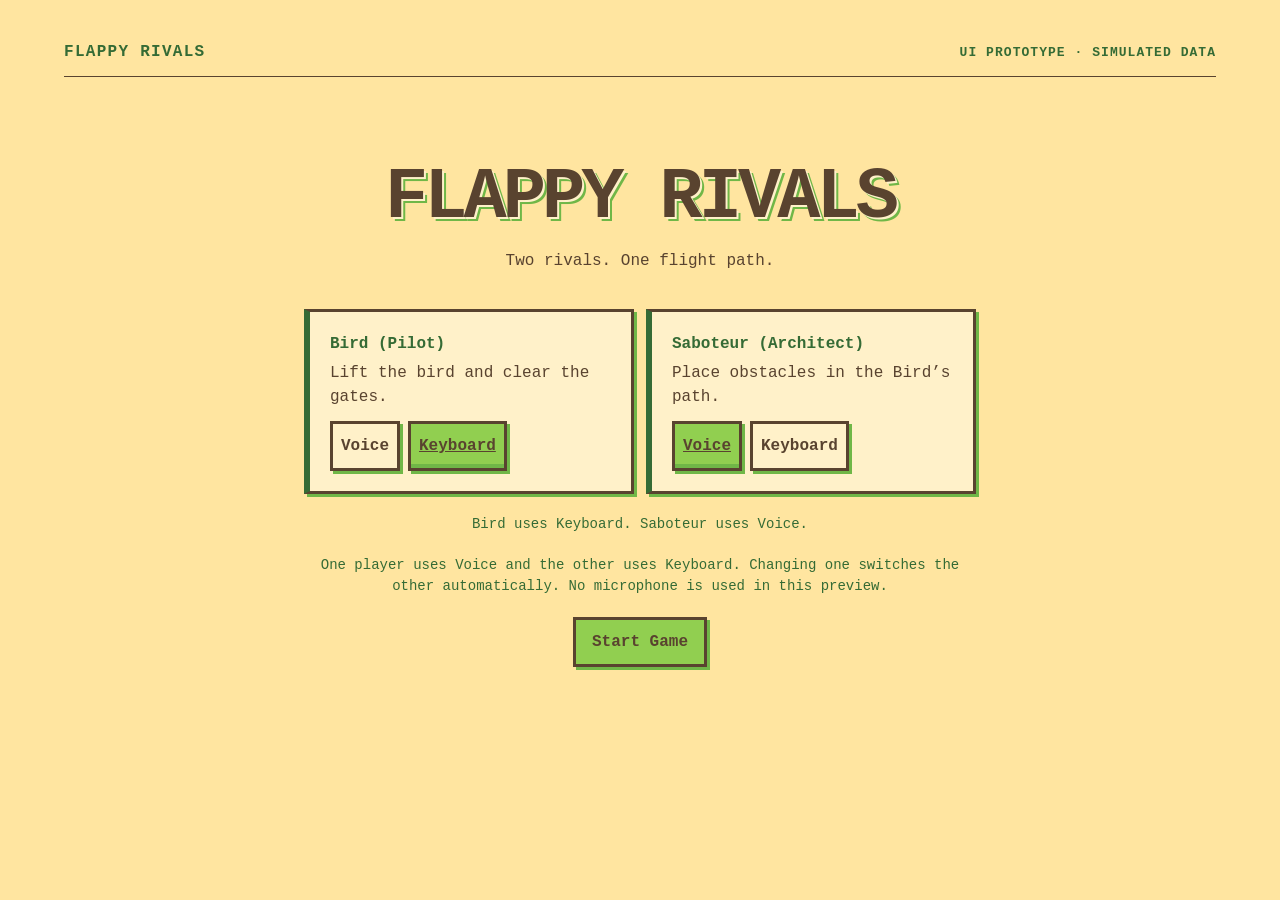
<file: ui-preview/index.html>
<!doctype html>
<html lang="en">
<head>
  <meta charset="utf-8">
  <meta name="viewport" content="width=device-width, initial-scale=1">
  <title>Flappy Rivals — UI Preview</title>
  <script src="preview.js" defer></script>
  <!-- Snapshot of ../style.css for direct file:// previews. -->
  <style>
/* Flappy Rivals UI and Canvas theme tokens */
:root {
  color-scheme: light;
  --fr-bg: #FFE5A0;
  --fr-pilot: #356B35;
  --fr-architect: #356B35;
  --fr-prediction: #356B35;
  --fr-bluff: #67452F;
  --fr-panel: #FFF1C9;
  --fr-border: #59432F;
  --fr-text: #59432F;
  --fr-muted: #356B35;
  --fr-green: #70B747;
  --fr-beige: #FFE5A0;
  --fr-shadow: var(--fr-green);
  --fr-highlight: #FFF1C9;
  --fr-sky: #83D4D8;
  --fr-pipe: #91CF50;
  --fr-terracotta: #F4A340;
  --fr-font: ui-monospace, "SFMono-Regular", Consolas, "Liberation Mono", monospace;
  --fr-gap: clamp(0.75rem, 2vw, 1.25rem);
}

.fr-shell, .fr-shell * { box-sizing: border-box; }
.fr-shell [hidden] { display: none !important; }

.fr-shell {
  min-block-size: 100vh;
  padding: clamp(0.75rem, 4vw, 2.5rem);
  color: var(--fr-text);
  background-color: var(--fr-bg);
  font: 1rem/1.5 var(--fr-font);
  overflow-wrap: anywhere;
}

.fr-screen {
  display: grid;
  gap: var(--fr-gap);
  inline-size: min(100%, 72rem);
  margin-inline: auto;
}

.fr-menu, .fr-result {
  inline-size: min(100%, 42rem);
  text-align: center;
}

.fr-panel, .fr-level, .fr-stat, .fr-role {
  padding: var(--fr-gap);
  border: 3px solid var(--fr-border);
  background: var(--fr-panel);
  box-shadow: 3px 3px 0 var(--fr-shadow);
}

.fr-title {
  margin: 0;
  font-size: clamp(2rem, 7vw, 4.5rem);
  font-weight: 900;
  line-height: 1.05;
  letter-spacing: -0.055em;
  text-transform: uppercase;
  text-shadow: 2px 2px 0 #FFF1C9, 4px 4px 0 var(--fr-shadow);
}

.fr-kicker, .fr-label {
  color: var(--fr-muted);
  font-size: 0.8125rem;
  font-weight: 700;
  letter-spacing: 0.08em;
  text-transform: uppercase;
}

.fr-actions {
  display: flex;
  flex-wrap: wrap;
  justify-content: center;
  gap: 0.75rem;
}

.fr-button {
  min-block-size: 44px;
  max-inline-size: 100%;
  padding: 0.625rem 1rem;
  border: 3px solid var(--fr-border);
  box-shadow: inset 0 3px 0 var(--fr-highlight), 3px 3px 0 var(--fr-shadow);
  border-radius: 0;
  background: var(--fr-panel);
  color: var(--fr-text);
  font: inherit;
  font-weight: 700;
  cursor: pointer;
}

.fr-button--primary {
  background: var(--fr-pipe);
  box-shadow: inset 0 3px 0 var(--fr-pipe), 3px 3px 0 var(--fr-shadow);
}

.fr-button:hover:not(:disabled) { background: var(--fr-highlight); text-decoration: underline; }
.fr-button:active:not(:disabled) { box-shadow: inset 0 -3px 0 var(--fr-shadow); }
.fr-button:disabled { opacity: 0.6; cursor: default; }
.fr-shell :focus-visible { outline: 3px solid var(--fr-text); outline-offset: 4px; }

.fr-progression {
  display: grid;
  grid-template-columns: repeat(5, minmax(0, 1fr));
  gap: 0.5rem;
  margin: 0;
  padding: 0;
  list-style: none;
}

.fr-level { padding: 0.5rem; text-align: center; }
.fr-level--complete { background: var(--fr-highlight); }
.fr-level[aria-current="step"] { background: var(--fr-beige); box-shadow: inset 0 -4px 0 var(--fr-pipe); }
.fr-level--locked { background: #FFE5A0; color: var(--fr-muted); }

.fr-play-layout {
  display: grid;
  grid-template-columns: minmax(0, 1fr) minmax(13rem, 18rem);
  gap: var(--fr-gap);
  align-items: start;
}

.fr-hud, .fr-roles, .fr-sidebar { display: grid; gap: 0.75rem; min-inline-size: 0; }
.fr-hud, .fr-roles { grid-template-columns: repeat(2, minmax(0, 1fr)); }
.fr-stat { margin: 0; }

.fr-value {
  margin: 0;
  font-size: clamp(1.125rem, 3vw, 1.75rem);
  font-weight: 800;
  font-variant-numeric: tabular-nums;
}

.fr-stage {
  min-inline-size: 0;
  border: 4px solid var(--fr-border);
  background: var(--fr-panel);
  box-shadow: 4px 4px 0 var(--fr-shadow);
}

.fr-canvas { display: block; inline-size: 100%; block-size: auto; image-rendering: pixelated; }

.fr-pilot { --fr-accent: var(--fr-pilot); }
.fr-architect { --fr-accent: var(--fr-architect); }
.fr-prediction { --fr-accent: var(--fr-prediction); }
.fr-bluff { --fr-accent: var(--fr-bluff); }

.fr-accent { color: var(--fr-accent, var(--fr-text)); }
.fr-role, .fr-feedback { border-inline-start: 6px solid var(--fr-accent, var(--fr-border)); }
.fr-feedback.fr-bluff { border-inline-start-color: var(--fr-terracotta); }
.fr-feedback p { margin-block: 0.375rem 0; }

.fr-meter {
  display: block;
  inline-size: 100%;
  block-size: 1rem;
  overflow: hidden;
  appearance: none;
  border: 2px solid var(--fr-border);
  border-radius: 0;
  background: var(--fr-bg);
  color: var(--fr-accent, var(--fr-pilot));
  accent-color: var(--fr-accent, var(--fr-pilot));
}

.fr-meter::-webkit-progress-bar { background: var(--fr-bg); }
.fr-meter::-webkit-progress-value { background: var(--fr-accent, var(--fr-pilot)); }
.fr-meter::-moz-progress-bar { background: var(--fr-accent, var(--fr-pilot)); }

.fr-result--game-over { --fr-accent: var(--fr-bluff); }
.fr-result--winner { --fr-accent: var(--fr-architect); }
.fr-result .fr-panel { border-color: var(--fr-accent, var(--fr-border)); }

@media (max-width: 48rem) {
  .fr-play-layout { grid-template-columns: minmax(0, 1fr); }
}

@media (max-width: 28rem) {
  .fr-progression { grid-template-columns: repeat(3, minmax(0, 1fr)); }
}

    body { margin: 0; }
    .preview-header {
      display: flex; flex-wrap: wrap; justify-content: space-between; align-items: baseline;
      gap: .5rem 1rem; max-inline-size: 72rem; margin: 0 auto var(--fr-gap);
      padding-block-end: .75rem; border-block-end: 1px solid var(--fr-border);
    }
    .preview-brand { color: var(--fr-pilot); font-weight: 900; letter-spacing: .08em; }
    .preview-header p, .preview-intro p, .preview-role p, .preview-note { margin: 0; }
    .preview-intro { padding-block: clamp(1.25rem, 7vw, 4rem) 1rem; }
    .preview-intro .fr-title { margin-block-end: .75rem; }
    .preview-role { text-align: start; }
    .preview-control-options {
      display: flex; flex-wrap: wrap; gap: .5rem; margin-block-start: .75rem;
    }
    .preview-control-options .fr-button { padding-inline: .5rem; }
    .preview-control-options .fr-button[aria-pressed="true"] {
      background: var(--fr-pipe);
      box-shadow: inset 0 -4px 0 var(--fr-green), 3px 3px 0 var(--fr-shadow);
      text-decoration: underline;
    }
    .preview-control-method {
      display: inline-block; padding: 0 .35rem;
      border: 2px solid var(--fr-architect); background: var(--fr-beige);
      color: var(--fr-text);
    }
    .preview-role h2, .fr-feedback h3 { margin: 0 0 .35rem; font-size: 1rem; }
    .preview-sidebar .fr-roles { grid-template-columns: 1fr; }
    .preview-arena { display: grid; gap: var(--fr-gap); min-inline-size: 0; }
    .preview-note { color: var(--fr-muted); font-size: .875rem; }
    .preview-level-name { display: block; }
    .preview-controls { justify-content: start; }
    .preview-controls .fr-button { flex: 0 1 auto; }
    .preview-meter { margin-block: .4rem; }
    .preview-result-score { font-size: clamp(2.5rem, 7vw, 4rem); }
    .preview-legend { padding: .6rem .8rem; border-block-start: 1px solid var(--fr-border); }
    .preview-legend span { color: var(--fr-prediction); }
    @media (max-width: 28rem) {
      .preview-intro + .fr-roles { grid-template-columns: 1fr; }
    }
  </style>
</head>
<body>
<main class="fr-shell">
  <header class="preview-header">
    <span class="preview-brand">FLAPPY RIVALS</span>
    <p class="fr-label">UI prototype · Simulated data</p>
  </header>

  <section id="menu" class="fr-screen fr-menu" aria-labelledby="menu-title">
    <div class="preview-intro">
      <h1 id="menu-title" class="fr-title" tabindex="-1">Flappy Rivals</h1>
      <p>Two rivals. One flight path.</p>
    </div>
    <div class="fr-roles">
      <article class="fr-role fr-pilot preview-role">
        <h2 class="fr-accent">Bird (Pilot)</h2>
        <p>Lift the bird and clear the gates.</p>
        <div class="preview-control-options" role="group" aria-label="Bird control method">
          <button id="bird-voice" class="fr-button" type="button" aria-pressed="false">Voice</button>
          <button id="bird-keyboard" class="fr-button" type="button" aria-pressed="true">Keyboard</button>
        </div>
      </article>
      <article class="fr-role fr-architect preview-role">
        <h2 class="fr-accent">Saboteur (Architect)</h2>
        <p>Place obstacles in the Bird’s path.</p>
        <div class="preview-control-options" role="group" aria-label="Saboteur control method">
          <button id="saboteur-voice" class="fr-button" type="button" aria-pressed="true">Voice</button>
          <button id="saboteur-keyboard" class="fr-button" type="button" aria-pressed="false">Keyboard</button>
        </div>
      </article>
    </div>
    <p id="control-status" class="preview-note" role="status">Bird uses Keyboard. Saboteur uses Voice.</p>
    <p class="preview-note">One player uses Voice and the other uses Keyboard. Changing one switches the other automatically. No microphone is used in this preview.</p>
    <div class="fr-actions">
      <button id="start" class="fr-button fr-button--primary" type="button">Start Game</button>
    </div>
    <noscript>Enable JavaScript to switch screens and view the simulated round.</noscript>
  </section>

  <section id="game" class="fr-screen" aria-labelledby="game-title" hidden>
    <h1 id="game-title" class="fr-title" tabindex="-1">Flight Arena</h1>
    <div class="fr-hud">
      <div class="fr-stat"><div class="fr-label">Score</div><p id="score" class="fr-value">0</p></div>
      <div class="fr-stat fr-architect"><div class="fr-label">Current level</div><p id="level" class="fr-value fr-accent">Level 1 of 5</p></div>
    </div>
    <ol id="progression" class="fr-progression" aria-label="Level progression"></ol>
    <div class="fr-play-layout">
      <div class="preview-arena">
        <div class="fr-stage">
          <canvas id="arena" class="fr-canvas" width="720" height="420" role="img" aria-label="Simulated pixel-art arena with a Pilot, green pipes, and a dashed forest-green forecast.">
            Simulated arena with the Pilot, green pipes, and a forecast marker.
          </canvas>
          <p class="preview-note preview-legend"><span>Dashed forest green</span> marks the AI forecast.</p>
        </div>
        <div class="fr-actions preview-controls" role="group" aria-label="Demo controls">
          <button id="previous" class="fr-button" type="button" disabled>Previous Level</button>
          <button id="advance" class="fr-button fr-button--primary" type="button">Next Level</button>
          <button id="end" class="fr-button" type="button">End Run</button>
        </div>
        <p id="round-status" class="preview-note" role="status"></p>
      </div>
      <aside class="fr-sidebar preview-sidebar" aria-label="Roles and AI telemetry">
        <div class="fr-roles">
          <article id="hud-pilot" class="fr-role fr-pilot preview-role">
            <h2 class="fr-accent">Bird (Pilot)</h2>
            <span id="bird-control" class="fr-label preview-control-method">Control · Keyboard</span>
            <p id="pilot-status"></p>
            <label class="fr-label" for="energy">Mock microphone energy</label>
            <progress id="energy" class="fr-meter fr-pilot preview-meter" max="1" value="0"></progress>
            <p id="energy-value" class="preview-note"></p>
          </article>
          <article id="hud-architect" class="fr-role fr-architect preview-role">
            <h2 class="fr-accent">Saboteur (Architect)</h2>
            <span id="saboteur-control" class="fr-label preview-control-method">Control · Voice</span>
            <p id="architect-status"></p>
          </article>
        </div>
        <section class="fr-panel fr-feedback fr-prediction" aria-labelledby="prediction-title">
          <h3 id="prediction-title" class="fr-accent">AI Prediction</h3>
          <p id="prediction"></p>
        </section>
        <section class="fr-panel fr-feedback fr-bluff" aria-labelledby="bluff-title">
          <h3 id="bluff-title" class="fr-accent">Bluff Detector</h3>
          <p id="bluff"></p>
          <p id="bluff-status" class="preview-note" role="status"></p>
        </section>
      </aside>
    </div>
  </section>

  <section id="result" class="fr-screen fr-result" aria-labelledby="result-title" hidden>
    <div class="preview-intro">
      <h1 id="result-title" class="fr-title fr-accent" tabindex="-1">Game Over</h1>
      <p id="winner"></p>
    </div>
    <div class="fr-panel">
      <div class="fr-label">Final score</div>
      <p id="final-score" class="fr-value preview-result-score">0</p>
      <p id="final-level" class="preview-note"></p>
    </div>
    <div class="fr-actions">
      <button id="replay" class="fr-button fr-button--primary" type="button">Replay</button>
      <button id="back" class="fr-button" type="button">Back to Menu</button>
    </div>
  </section>
</main>
</body>
</html>
</file>
